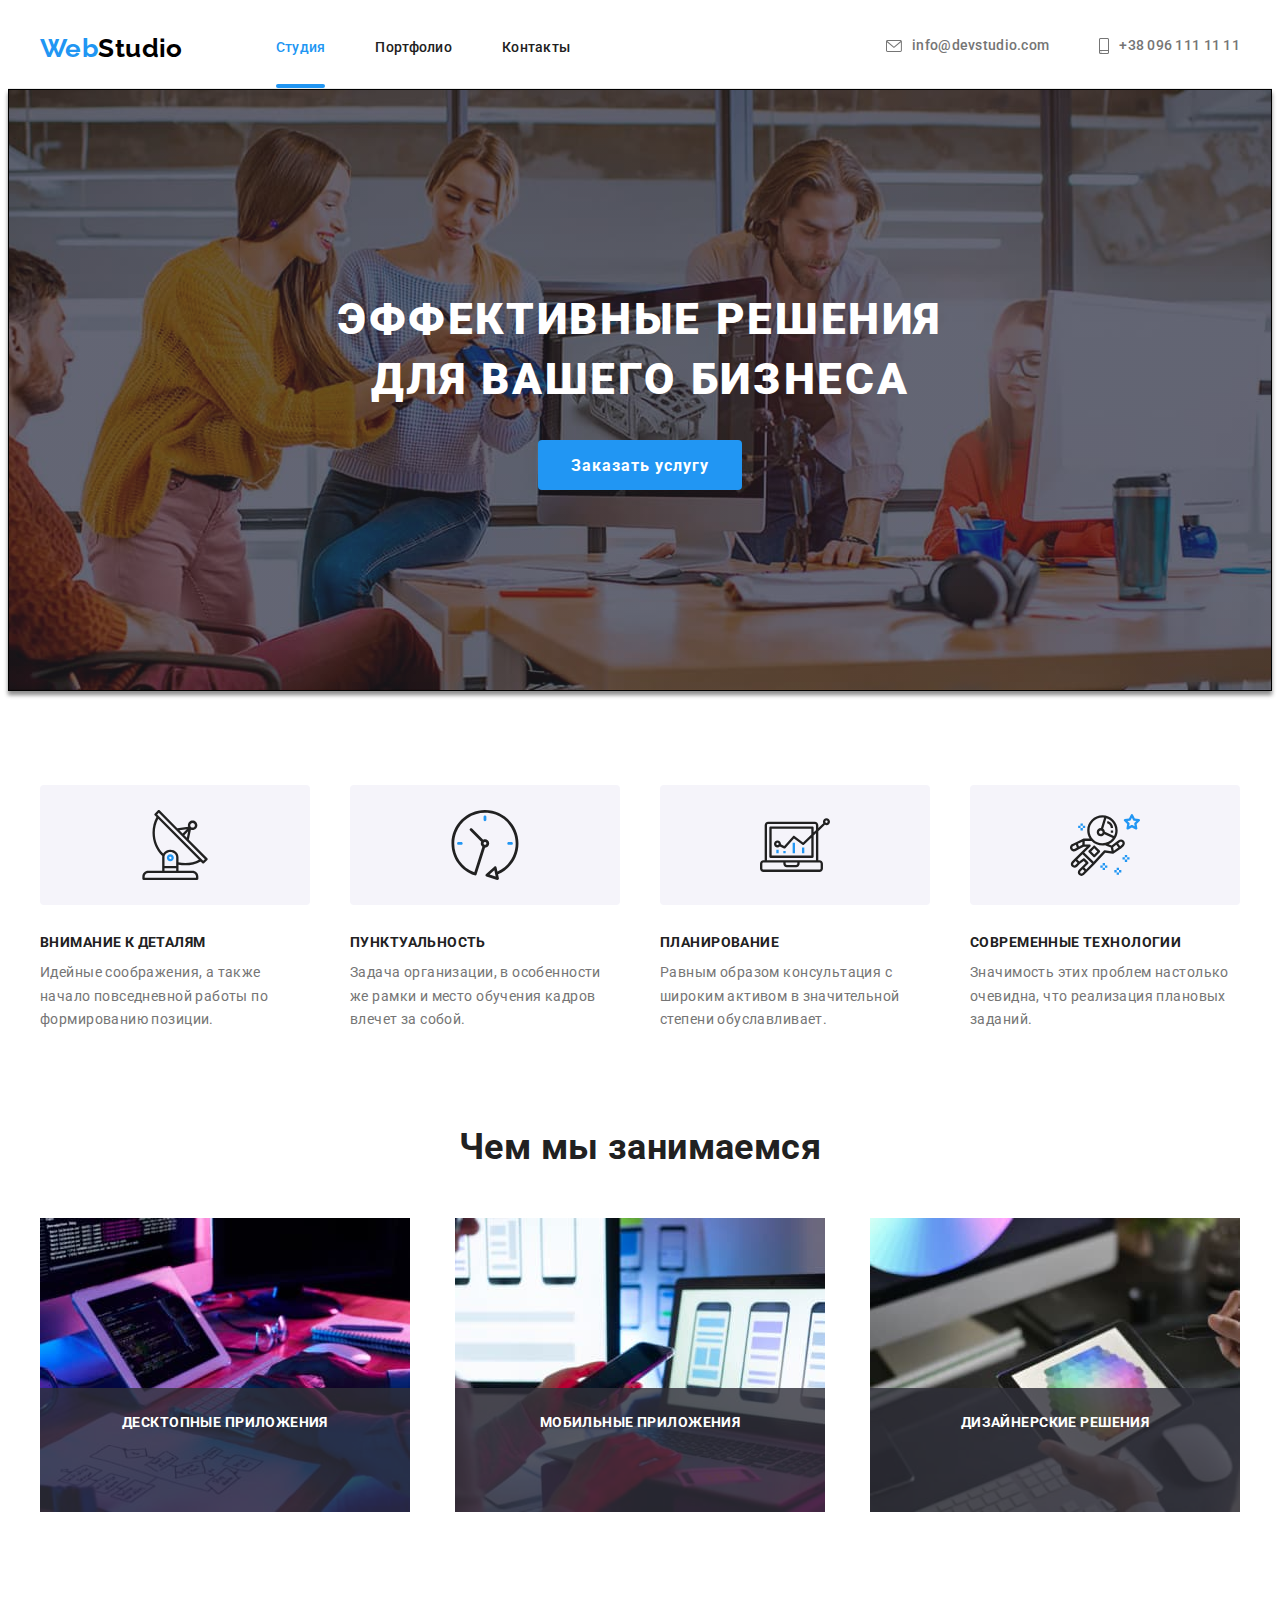
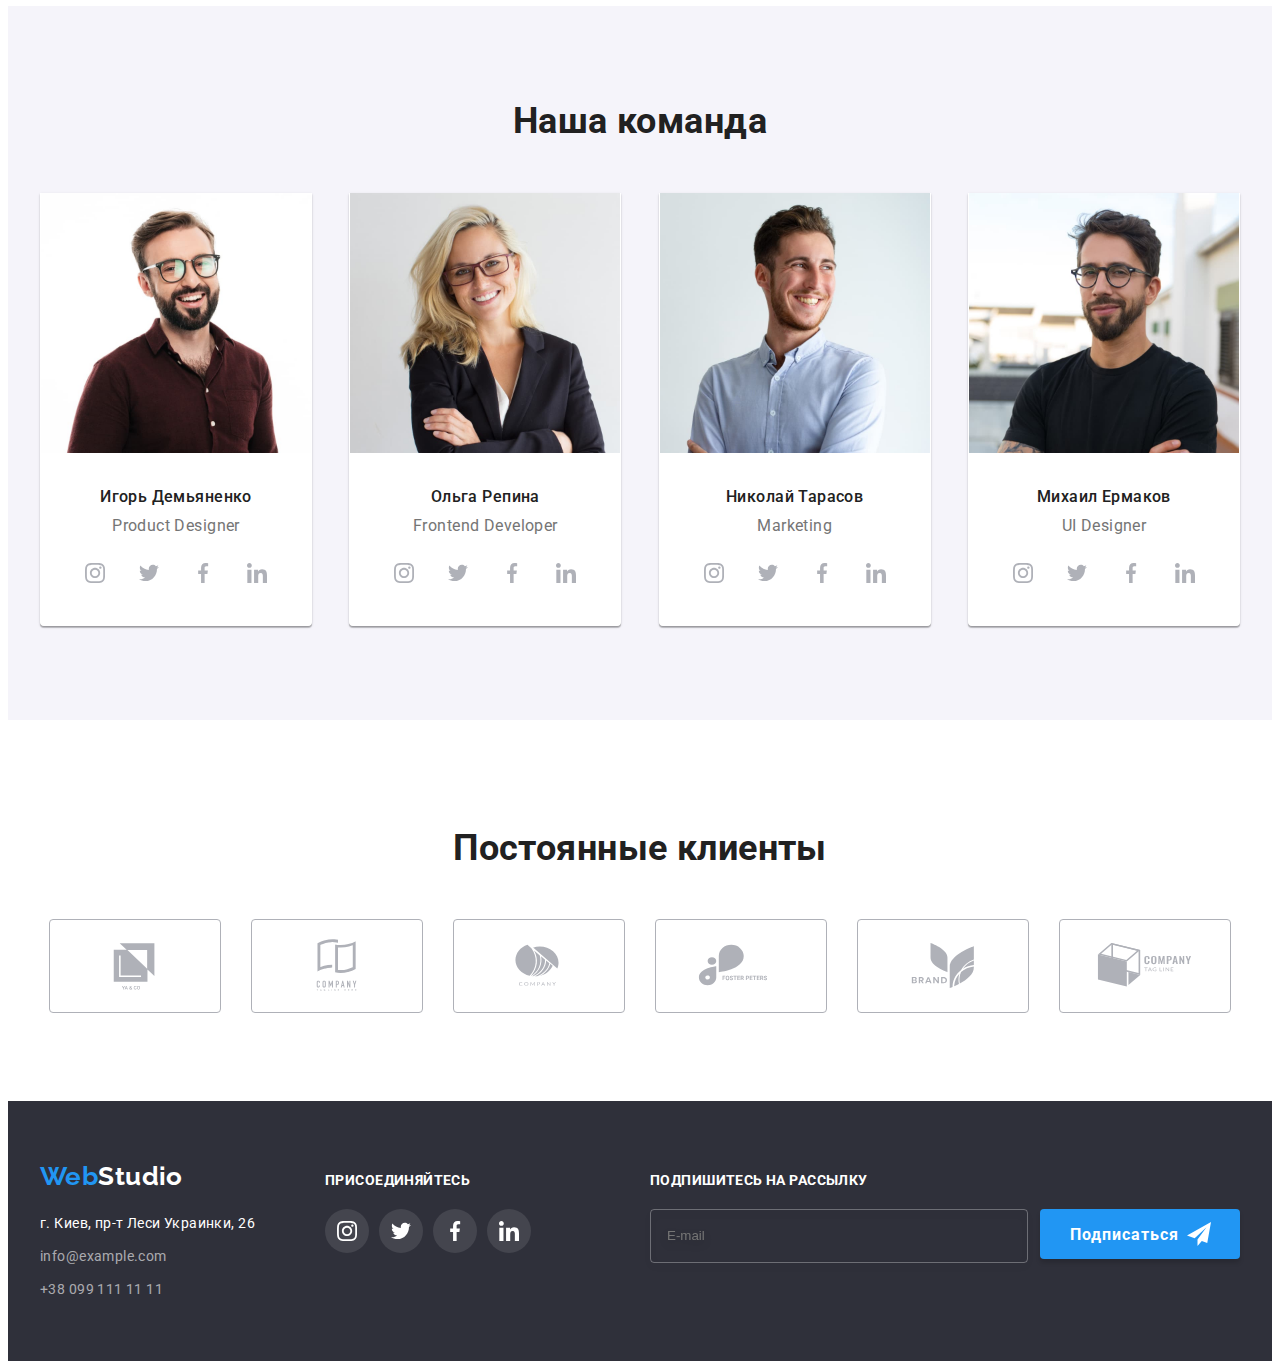
<file: index.html>
<!DOCTYPE html>
<html lang="ru">
<head>
    <meta charset="UTF-8">
    <meta http-equiv="X-UA-Compatible" content="IE=edge">
    <meta name="viewport" content="width=device-width, initial-scale=1.0">
    <title>Главная</title>

    <link rel="preconnect" href="https://fonts.googleapis.com">
    <link rel="preconnect" href="https://fonts.gstatic.com" crossorigin>
    <link href="https://fonts.googleapis.com/css2?family=Raleway:wght@700&family=Roboto:wght@400;500;700;900&display=swap"
        rel="stylesheet">

    <link rel="stylesheet" href="https://cdnjs.cloudflare.com/ajax/libs/modern-normalize/1.1.0/modern-normalize.min.css"
        integrity="sha512-wpPYUAdjBVSE4KJnH1VR1HeZfpl1ub8YT/NKx4PuQ5NmX2tKuGu6U/JRp5y+Y8XG2tV+wKQpNHVUX03MfMFn9Q=="
        crossorigin="anonymous" referrerpolicy="no-referrer" />
        
    <link rel="stylesheet" href="./css/styles.css">
</head>
<body>

    <!--Шапка-->
    <header class="header">
        <div class="container header-menu">
            <nav class="header-nav">
                <a class="header-logo link" lang="en" href="">Web<span class="logo">Studio</span></a>
                <ul class="header-list list">
                    <li class="header-item"><a href="" class="header-link link current">Студия</a></li>
                    <li class="header-item"><a href="./portfolio.html" class="header-link link">Портфолио</a></li>
                    <li class="header-item"><a href="" class="header-link link">Контакты</a></li>
                </ul>
            </nav>
            
            <ul class="header-adress-list list">
                <li class="header-item">
                    <a href="mailto:info@devstudio.com" class="header-mail link">
                        <svg class="header-icon" width="16" height="12">
                            <use href="./images/icons.svg#icon-envelope"></use>
                        </svg>
                        info@devstudio.com
                    </a>
                </li>
                <li class="header-item">
                    <a href="tel:+380961111111" class="header-tel link">
                        <svg class="header-icon" width="10" height="16">
                            <use href="./images/icons.svg#icon-smartphone"></use>
                        </svg>
                        +38 096 111 11 11
                    </a>
                </li>
            </ul>
        </div>
        
    </header>

    <main>
        <!--Герой-->
            <section class="hero">
                <div class="container">
                    <h1 class="hero-title">Эффективные решения для вашего бизнеса</h1>
                    <button class="hero-btn btn" type="button" data-modal-open>Заказать услугу</button>
                </div>
        </section>
        
        <!--Особенности-->
        <section class="features">
            <div class="container">
                <!--Этот заголовок нужно потом правильно спрятать, его нет на макете-->
                <h2 class="features-title visually-hidden">Особенности</h2>
                <ul class="features-list-icon list">
                    <li class="features-item-icon">
                        <svg class="features-icon" width="70" height="70">
                            <use href="./images/icons.svg#icon-antenna"></use>
                        </svg>
                    </li>
                    <li class="features-item-icon">
                        <svg class="features-icon" width="70" height="70">
                            <use href="./images/icons.svg#icon-clock"></use>
                        </svg>
                    </li>
                    <li class="features-item-icon">
                        <svg class="features-icon" width="70" height="70">
                            <use href="./images/icons.svg#icon-diagram"></use>
                        </svg>
                    </li>
                    <li class="features-item-icon">
                        <svg class="features-icon" width="70" height="70">
                            <use href="./images/icons.svg#icon-astronaut"></use>
                        </svg>
                    </li>
                </ul>
                <ul class="features-list list">
                    <li class="features-item">
                        <h3 class="features-item-title">Внимание к деталям</h3>
                        <p class="features-item-text">Идейные соображения, а также начало повседневной работы по формированию позиции.</p>
                    </li>
                    <li class="features-item">
                        <h3 class="features-item-title">Пунктуальность</h3>
                        <p class="features-item-text">Задача организации, в особенности же рамки и место обучения кадров влечет за собой.</p>
                    </li>
                    <li class="features-item">
                        <h3 class="features-item-title">Планирование</h3>
                        <p class="features-item-text">Равным образом консультация с широким активом в значительной степени обуславливает.</p>
                    </li>
                    <li class="features-item">
                        <h3 class="features-item-title">Современные технологии</h3>
                        <p class="features-item-text">Значимость этих проблем настолько очевидна, что реализация плановых заданий.</p>
                    </li>
                </ul>
            </div>
        </section>
        
        <!--Чем мы занимаемся-->
        <section class="about">
            <div class="container">
                <h2 class="about-title">Чем мы занимаемся</h2>
                <ul class="about-list list">
                    <li class="about-item">
                        <img 
                        src="./images/box1.jpg" 
                        alt="Набор кода на клавиатуре" 
                        width="370">
                        <div class="about-item-text">
                            <p>Десктопные приложения</p>
                        </div>
                    </li>
                    <li class="about-item">
                        <img 
                        src="./images/box2.jpg" 
                        alt="Разные виды дизайна" 
                        width="370">
                        <div class="about-item-text">
                            <p>Мобильные приложения</p>
                        </div>
                    </li>
                    <li class="about-item">
                        <img 
                        src="./images/box3.jpg" 
                        alt="Выбор цвета на палитре цветов" 
                        width="370">
                        <div class="about-item-text">
                            <p>Дизайнерские решения</p>
                        </div>
                    </li>
                </ul>
            </div>
        </section>
        
        <!--Наша команда-->
        <section class="team">
            <div class="container">
                <h2 class="team-title">Наша команда</h2>
                    <ul class="team-list list">
                        <li class="team-item">
                            <img 
                            src="./images/card1.jpg" 
                            alt="Фото Игоря Демьяненко" 
                            width="270">
                            <div class="team-group">
                                <h3 class="team-item-title">Игорь Демьяненко</h3>
                                <p class="team-item-text" lang="en">Product Designer</p>
                                <ul class="team-soc-list list">
                                    <li class="team-soc-item">
                                        <a href="" class="team-soc-link link">
                                            <svg class="team-soc-icon" width="20" height="20">
                                                <use href="./images/icons.svg#icon-instagram"></use>
                                            </svg>
                                        </a>
                                    </li>
                                    <li class="team-soc-item">
                                        <a href="" class="team-soc-link link">
                                            <svg class="team-soc-icon" width="20" height="20">
                                                <use href="./images/icons.svg#icon-twitter"></use>
                                            </svg>
                                        </a>
                                    </li>
                                    <li class="team-soc-item">
                                        <a href="" class="team-soc-link link">
                                            <svg class="team-soc-icon" width="20" height="20">
                                                <use href="./images/icons.svg#icon-facebook"></use>
                                            </svg>
                                        </a>
                                    </li>
                                    <li class="team-soc-item">
                                        <a href="" class="team-soc-link link">
                                            <svg class="team-soc-icon" width="20" height="20">
                                                <use href="./images/icons.svg#icon-linkedin"></use>
                                            </svg>
                                        </a>
                                    </li>
                                </ul>
                            </div>
                        </li>
                        <li class="team-item">
                            <img 
                            src="./images/card2.jpg" 
                            alt="Фото Ольги Репиной" 
                            width="270">
                            <div class="team-group">
                                <h3 class="team-item-title">Ольга Репина</h3>
                                <p class="team-item-text" lang="en">Frontend Developer</p>
                                <ul class="team-soc-list list">
                                    <li class="team-soc-item">
                                        <a href="" class="team-soc-link link">
                                            <svg class="team-soc-icon" width="20" height="20">
                                                <use href="./images/icons.svg#icon-instagram"></use>
                                            </svg>
                                        </a>
                                    </li>
                                    <li class="team-soc-item">
                                        <a href="" class="team-soc-link link">
                                            <svg class="team-soc-icon" width="20" height="20">
                                                <use href="./images/icons.svg#icon-twitter"></use>
                                            </svg>
                                        </a>
                                    </li>
                                    <li class="team-soc-item">
                                        <a href="" class="team-soc-link link">
                                            <svg class="team-soc-icon" width="20" height="20">
                                                <use href="./images/icons.svg#icon-facebook"></use>
                                            </svg>
                                        </a>
                                    </li>
                                    <li class="team-soc-item">
                                        <a href="" class="team-soc-link link">
                                            <svg class="team-soc-icon" width="20" height="20">
                                                <use href="./images/icons.svg#icon-linkedin"></use>
                                            </svg>
                                        </a>
                                    </li>
                                </ul>
                            </div>
                        </li>
                        <li class="team-item">
                            <img 
                            src="./images/card3.jpg" 
                            alt="Фото Николая Тарасова" 
                            width="270">
                            <div class="team-group">
                                <h3 class="team-item-title">Николай Тарасов</h3>
                                <p class="team-item-text" lang="en">Marketing</p>
                                <ul class="team-soc-list list">
                                    <li class="team-soc-item">
                                        <a href="" class="team-soc-link link">
                                            <svg class="team-soc-icon" width="20" height="20">
                                                <use href="./images/icons.svg#icon-instagram"></use>
                                            </svg>
                                        </a>
                                    </li>
                                    <li class="team-soc-item">
                                        <a href="" class="team-soc-link link">
                                            <svg class="team-soc-icon" width="20" height="20">
                                                <use href="./images/icons.svg#icon-twitter"></use>
                                            </svg>
                                        </a>
                                    </li>
                                    <li class="team-soc-item">
                                        <a href="" class="team-soc-link link">
                                            <svg class="team-soc-icon" width="20" height="20">
                                                <use href="./images/icons.svg#icon-facebook"></use>
                                            </svg>
                                        </a>
                                    </li>
                                    <li class="team-soc-item">
                                        <a href="" class="team-soc-link link">
                                            <svg class="team-soc-icon" width="20" height="20">
                                                <use href="./images/icons.svg#icon-linkedin"></use>
                                            </svg>
                                        </a>
                                    </li>
                                </ul>
                            </div>
                        </li>
                        <li class="team-item">
                            <img 
                            src="./images/card4.jpg" 
                            alt="Фото Михаила Ермакова" 
                            width="270">
                            <div class="team-group">
                                <h3 class="team-item-title">Михаил Ермаков</h3>
                                <p class="team-item-text" lang="en">UI Designer</p>
                                <ul class="team-soc-list list">
                                    <li class="team-soc-item">
                                        <a href="" class="team-soc-link link">
                                            <svg class="team-soc-icon" width="20" height="20">
                                                <use href="./images/icons.svg#icon-instagram"></use>
                                            </svg>
                                        </a>
                                    </li>
                                    <li class="team-soc-item">
                                        <a href="" class="team-soc-link link">
                                            <svg class="team-soc-icon" width="20" height="20">
                                                <use href="./images/icons.svg#icon-twitter"></use>
                                            </svg>
                                        </a>
                                    </li>
                                    <li class="team-soc-item">
                                        <a href="" class="team-soc-link link">
                                            <svg class="team-soc-icon" width="20" height="20">
                                                <use href="./images/icons.svg#icon-facebook"></use>
                                            </svg>
                                        </a>
                                    </li>
                                    <li class="team-soc-item">
                                        <a href="" class="team-soc-link link">
                                            <svg class="team-soc-icon" width="20" height="20">
                                                <use href="./images/icons.svg#icon-linkedin"></use>
                                            </svg>
                                        </a>
                                    </li>
                                </ul>
                            </div>
                        </li>
                    </ul>
            </div>
        </section>
    </main>

    <!--Постоянные клиенты-->
    <section class="clients">
        <div class="container">
            <h2 class="clients-title">Постоянные клиенты</h2>
            <ul class="clients-list list">
                <li class="clients-item">
                    <a href="" class="clients-link link">
                        <svg class="clients-icon" width="106" height="60">
                            <use href="./images/icons.svg#icon-logo-ya-co"></use>
                        </svg>
                    </a>
                </li>
                <li class="clients-item">
                    <a href="" class="clients-link link">
                        <svg class="clients-icon" width="106" height="60">
                            <use href="./images/icons.svg#icon-logo-tagline-here"></use>
                        </svg>
                    </a>
                </li>
                <li class="clients-item">
                    <a href="" class="clients-link link">
                        <svg class="clients-icon" width="106" height="60">
                            <use href="./images/icons.svg#icon-logo-company"></use>
                        </svg>
                    </a>
                </li>
                <li class="clients-item">
                    <a href="" class="clients-link link">
                        <svg class="clients-icon" width="106" height="60">
                            <use href="./images/icons.svg#icon-logo-foster-peters"></use>
                        </svg>
                    </a>
                </li>
                <li class="clients-item">
                    <a href="" class="clients-link link">
                        <svg class="clients-icon" width="106" height="60">
                            <use href="./images/icons.svg#icon-logo-brand"></use>
                        </svg>
                    </a>
                </li>
                <li class="clients-item">
                    <a href="" class="clients-link link">
                        <svg class="clients-icon" width="106" height="60">
                            <use href="./images/icons.svg#icon-logo-company-tagline"></use>
                        </svg>
                    </a>
                </li>
            </ul>
        </div>
    </section>

    <!--Подвал страницы-->
    <footer class="footer">
        <div class="container">
            <div class="container-address">
                <a class="footer-logo link" lang="en" href="">Web<span>Studio</span></a>
                <address class="footer-address">
                    <ul class="footer-address-list list">
                        <li class="footer-address-item"><a class="footer-adress-link link" 
                            href="https://goo.gl/maps/nyRD8o1cZ7MZ799n7" 
                            target="_blank"
                            rel="noreferrer noopener nofollow">г. Киев, пр-т Леси Украинки, 26</a></li>
                        <li class="footer-address-item"><a href="mailto:info@example.com" class="footer-mail link">info@example.com</a></li>
                        <li class="footer-address-item"><a href="tel:+380991111111" class="footer-tel link">+38 099 111 11 11</a></li>
                    </ul>
                </address>
            </div>
            <div class="container-soc">
                <h2 class="footer-soc-title">Присоединяйтесь</h2>
                <ul class="footer-soc-list list">
                    <li class="footer-soc-item">
                        <a href="" class="footer-soc-link link">
                            <svg class="footer-soc-icon" width="20" height="20">
                                <use href="./images/icons.svg#icon-instagram"></use>
                            </svg>
                        </a>
                    </li>
                    <li class="footer-soc-item">
                        <a href="" class="footer-soc-link link">
                            <svg class="footer-soc-icon" width="20" height="20">
                                <use href="./images/icons.svg#icon-twitter"></use>
                            </svg>
                        </a>
                    </li>
                    <li class="footer-soc-item">
                        <a href="" class="footer-soc-link link">
                            <svg class="footer-soc-icon" width="20" height="20">
                                <use href="./images/icons.svg#icon-facebook"></use>
                            </svg>
                        </a>
                    </li>
                    <li class="footer-soc-item">
                        <a href="" class="footer-soc-link link">
                            <svg class="footer-soc-icon" width="20" height="20">
                                <use href="./images/icons.svg#icon-linkedin"></use>
                            </svg>
                        </a>
                    </li>
                </ul>
            </div>
            
            <div class="container-form">
                <form class="footer-form">
                    <p class="footer-form-title">Подпишитесь на рассылку</p>
                    <div class="footer-field">
                        <label for="subscription" class="footer-name">
                            <input type="email" name="user-email" id="subscription" required placeholder="E-mail" class="footer-input" />
                        </label>
                        <button type="submit" class="btn footer-btn">Подписаться
                            <svg class="footer-icon-send" width="24" height="24">
                                <use href="./images/icons.svg#icon-send"></use>
                            </svg>
                        </button>
                    </div>
                </form>
            </div>

        </div>
    </footer>
    <div class="backdrop is-hidden" data-modal>
        <div class="modal">
            <button type="button" class="modal-close-btn" data-modal-close>
                <svg class="modal-close" width="11" height="11">
                    <use href="./images/icons.svg#icon-close"></use>
                </svg>
            </button>
            <form class="order-form">
                <p class="modal-title">Оставьте свои данные, мы вам перезвоним</p>
                <div class="modal-field">
                    <label for="username" class="modal-name">Имя</label>
                    <div class="input-wrap">
                        <input type="text" name="user-name" id="username" required class="modal-input" />
                        <svg class="modal-icon" width="18" height="18">
                            <use href="./images/icons.svg#icon-person"></use>
                        </svg>
                    </div>
                </div>
                <div class="modal-field">
                    <label for="tel" class="modal-name">Телефон</label>
                    <div class="input-wrap">
                        <input type="tel" name="user-tel" id="tel" required class="modal-input" />
                        <svg class="modal-icon" width="18" height="18">
                            <use href="./images/icons.svg#icon-phone"></use>
                        </svg>
                    </div>
                </div>
                <div class="modal-field">
                    <label for="email" class="modal-name">Почта</label>
                    <div class="input-wrap">
                        <input type="email" name="user-email" id="email" required class="modal-input" />
                        <svg class="modal-icon" width="18" height="18">
                            <use href="./images/icons.svg#icon-email"></use>
                        </svg>
                    </div>
                </div>
                <div class="modal-field">
                    <label for="comment" class="modal-name">Комментарий</label>
                    <textarea name="comment" id="comment" placeholder="Введите текст" class="modal-textarea"></textarea>
                </div>
                <div class="modal-checkbox">
                    <input type="checkbox" name="policy" id="policy" class="modal-check visually-hidden">
                    <label for="policy" class="modal-check-text">
                        <span>
                            <svg class="modal-icon-check" width="11" height="8">
                                <use href="./images/icons.svg#icon-check"></use>
                            </svg>
                        </span>
                        Соглашаюсь с рассылкой и принимаю
                        <a class="modal-check-link" href="">Условия договора</a>
                    </label>
                </div>
                <button type="submit" class="btn modal-btn">Отправить</button>
            </form>
        </div>
    </div>

    <script src="./js/modal.js">
    </script>

</body>
</html>
</file>
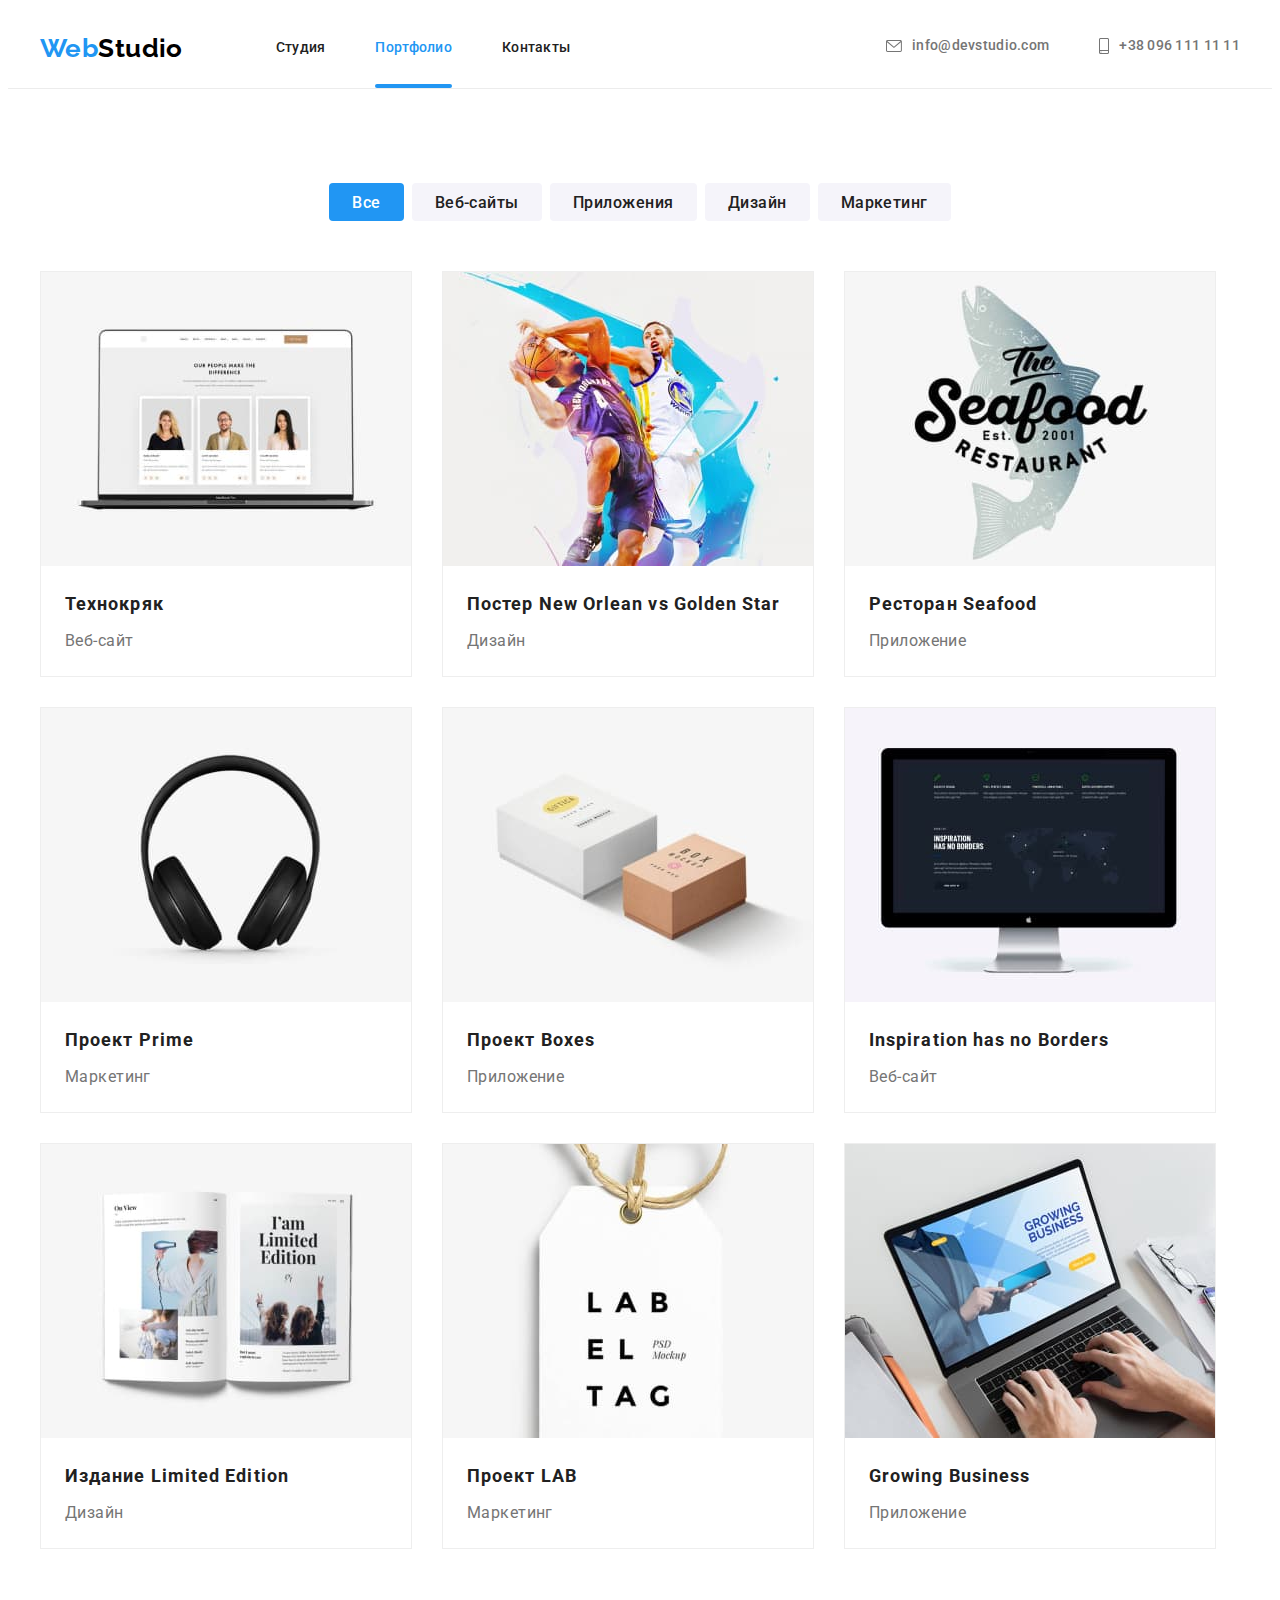
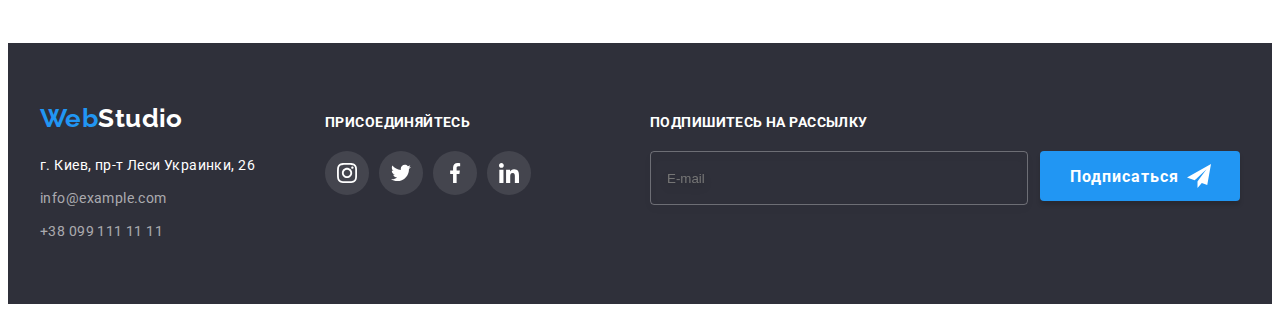
<file: portfolio.html>
<!DOCTYPE html>
<html lang="ru">
    <head>
    <meta charset="UTF-8">
    <meta http-equiv="X-UA-Compatible" content="IE=edge">
    <meta name="viewport" content="width=device-width, initial-scale=1.0">
    <title>Портфолио</title>

    <link rel="preconnect" href="https://fonts.googleapis.com">
    <link rel="preconnect" href="https://fonts.gstatic.com" crossorigin>
    <link href="https://fonts.googleapis.com/css2?family=Raleway:wght@700&family=Roboto:wght@400;500;700;900&display=swap"
        rel="stylesheet">

    <link rel="stylesheet" href="https://cdnjs.cloudflare.com/ajax/libs/modern-normalize/1.1.0/modern-normalize.min.css"
        integrity="sha512-wpPYUAdjBVSE4KJnH1VR1HeZfpl1ub8YT/NKx4PuQ5NmX2tKuGu6U/JRp5y+Y8XG2tV+wKQpNHVUX03MfMFn9Q=="
        crossorigin="anonymous" referrerpolicy="no-referrer" />

    <link rel="stylesheet" href="./css/styles.css">
    </head>
    <body>

    <!--Шапка-->
    <header class="header">
        <div class="container header-menu">
        <nav class="header-nav">
            <a class="header-logo link" lang="en" href="">Web<span>Studio</span></a>
            <ul class="header-list list">
                <li class="header-item"><a href="./index.html" class="header-link link">Студия</a></li>
                <li class="header-item"><a href="" class="header-link link current">Портфолио</a></li>
                <li class="header-item"><a href="" class="header-link link">Контакты</a></li>
            </ul>
        </nav>

        <ul class="header-adress-list list">
            <li class="header-item">
                <a href="mailto:info@devstudio.com" class="header-mail link">
                    <svg class="header-icon" width="16" height="12">
                        <use href="./images/icons.svg#icon-envelope"></use>
                    </svg>
                    info@devstudio.com
                </a>
            </li>
            <li class="header-item">
                <a href="tel:+380961111111" class="header-tel link">
                    <svg class="header-icon" width="10" height="16">
                        <use href="./images/icons.svg#icon-smartphone"></use>
                    </svg>
                    +38 096 111 11 11
                </a>
            </li>
        </ul>
    </div>

    </header>

    <main>
        <!--Портфолио-->
        <section class="portfolio">
            <div class="container">
                <!--Этот заголовок нужно потом правильно спрятать, его нет на макете-->
                <h1 class="portfolio-title visually-hidden">Портфолио</h1>
                <ul class="portfolio-btn-list list">
                    <li class="portfolio-btn-item"><button type="button" class="portfolio-btn btn current">Все</button></li>
                    <li class="portfolio-btn-item"><button type="button" class="portfolio-btn btn">Веб-сайты</button></li>
                    <li class="portfolio-btn-item"><button type="button" class="portfolio-btn btn">Приложения</button></li>
                    <li class="portfolio-btn-item"><button type="button" class="portfolio-btn btn">Дизайн</button></li>
                    <li class="portfolio-btn-item"><button type="button" class="portfolio-btn btn">Маркетинг</button></li>
                </ul>
                <ul class="portfolio-projects-list list">
                    <li class="portfolio-projects-item">
                        <a class="portfolio-projects-link link" href="" target="_blank" rel="noreferrer noopener nofollow">
                            <div class="portfolio-projects-thumb">
                                <img src="./images/project1.jpg" alt="Открытый ноутбук" width="370">
                                <div class="portfolio-projects-overlay">
                                    <p class="portfolio-projects-overlay-text">Ресурс предлагает комплексные предложения с разным уровнем функционала и
                                        сервисов. Все это позволит посетителю получить
                                        исчерпывающие сведения о компании или частном лице.</p>
                                </div>
                            </div>
                            <div class="portfolio-projects-group">
                                <h2 class="portfolio-projects-title">Технокряк</h2>
                                <p class="portfolio-projects-text">Веб-сайт</p>
                            </div>
                        </a>
                    </li>
                    <li class="portfolio-projects-item">
                        <a class="portfolio-projects-link link" href="" target="_blank" rel="noreferrer noopener nofollow">
                            <div class="portfolio-projects-thumb">
                                <img src="./images/project2.jpg" alt="Два баскетболиста" width="370">
                                <div class="portfolio-projects-overlay">
                                    <p class="portfolio-projects-overlay-text">Ресурс предлагает комплексные предложения с разным уровнем
                                        функционала и
                                        сервисов. Все это позволит посетителю получить
                                        исчерпывающие сведения о компании или частном лице.</p>
                                </div>
                            </div>
                            <div class="portfolio-projects-group">
                                <h2 class="portfolio-projects-title">Постер <span lang="en">New Orlean vs Golden Star</span></h2>
                                <p class="portfolio-projects-text">Дизайн</p>
                            </div>
                        </a>
                    </li>
                    <li class="portfolio-projects-item">
                        <a class="portfolio-projects-link link" href="" target="_blank" rel="noreferrer noopener nofollow">
                            <div class="portfolio-projects-thumb">
                                <img src="./images/project3.jpg" alt="Логотип ресторана" width="370">
                                <div class="portfolio-projects-overlay">
                                    <p class="portfolio-projects-overlay-text">Ресурс предлагает комплексные предложения с разным уровнем
                                        функционала и
                                        сервисов. Все это позволит посетителю получить
                                        исчерпывающие сведения о компании или частном лице.</p>
                                </div>
                            </div>
                            <div class="portfolio-projects-group">
                                <h2 class="portfolio-projects-title">Ресторан <span lang="en">Seafood</span></h2>
                                <p class="portfolio-projects-text">Приложение</p>
                            </div>
                        </a>
                    </li>
                    <li class="portfolio-projects-item">
                        <a class="portfolio-projects-link link" href="" target="_blank" rel="noreferrer noopener nofollow">
                            <div class="portfolio-projects-thumb">
                                <img src="./images/project4.jpg" alt="Наушники" width="370">
                                <div class="portfolio-projects-overlay">
                                    <p class="portfolio-projects-overlay-text">Ресурс предлагает комплексные предложения с разным уровнем
                                        функционала и
                                        сервисов. Все это позволит посетителю получить
                                        исчерпывающие сведения о компании или частном лице.</p>
                                </div>
                            </div>
                            <div class="portfolio-projects-group">
                                <h2 class="portfolio-projects-title">Проект <span lang="en">Prime</span></h2>
                                <p class="portfolio-projects-text">Маркетинг</p>
                            </div>
                        </a>
                    </li>
                    <li class="portfolio-projects-item">
                        <a class="portfolio-projects-link link" href="" target="_blank" rel="noreferrer noopener nofollow">
                            <div class="portfolio-projects-thumb">
                                <img src="./images/project5.jpg" alt="Две коробки" width="370">
                                <div class="portfolio-projects-overlay">
                                    <p class="portfolio-projects-overlay-text">Ресурс предлагает комплексные предложения с разным уровнем
                                        функционала и
                                        сервисов. Все это позволит посетителю получить
                                        исчерпывающие сведения о компании или частном лице.</p>
                                </div>
                            </div>
                            <div class="portfolio-projects-group">
                                <h2 class="portfolio-projects-title">Проект <span lang="en">Boxes</span></h2>
                                <p class="portfolio-projects-text">Приложение</p>
                            </div>
                        </a>
                    </li>
                    <li class="portfolio-projects-item">
                        <a class="portfolio-projects-link link" href="" target="_blank" rel="noreferrer noopener nofollow">
                            <div class="portfolio-projects-thumb">
                                <img src="./images/project6.jpg" alt="Монитор компьютера" width="370">
                                <div class="portfolio-projects-overlay">
                                    <p class="portfolio-projects-overlay-text">Ресурс предлагает комплексные предложения с разным уровнем
                                        функционала и
                                        сервисов. Все это позволит посетителю получить
                                        исчерпывающие сведения о компании или частном лице.</p>
                                </div>
                            </div>
                            <div class="portfolio-projects-group">
                                <h2 class="portfolio-projects-title" lang="en">Inspiration has no Borders</h2>
                                <p class="portfolio-projects-text">Веб-сайт</p>
                            </div>
                        </a>
                    </li>
                    <li class="portfolio-projects-item">
                        <a class="portfolio-projects-link link" href="" target="_blank" rel="noreferrer noopener nofollow">
                            <div class="portfolio-projects-thumb">
                                <img src="./images/project7.jpg" alt="Открытый журнал" width="370">
                                <div class="portfolio-projects-overlay">
                                    <p class="portfolio-projects-overlay-text">Ресурс предлагает комплексные предложения с разным уровнем
                                        функционала и
                                        сервисов. Все это позволит посетителю получить
                                        исчерпывающие сведения о компании или частном лице.</p>
                                </div>
                            </div>
                            <div class="portfolio-projects-group">
                                <h2 class="portfolio-projects-title">Издание <span>Limited Edition</span></h2>
                                <p class="portfolio-projects-text">Дизайн</p>
                            </div>
                        </a>
                    </li>
                    <li class="portfolio-projects-item">
                        <a class="portfolio-projects-link link" href="" target="_blank" rel="noreferrer noopener nofollow">
                            <div class="portfolio-projects-thumb">
                                <img src="./images/project8.jpg" alt="Бирка" width="370">
                                <div class="portfolio-projects-overlay">
                                    <p class="portfolio-projects-overlay-text">Ресурс предлагает комплексные предложения с разным уровнем
                                        функционала и
                                        сервисов. Все это позволит посетителю получить
                                        исчерпывающие сведения о компании или частном лице.</p>
                                </div>
                            </div>
                            <div class="portfolio-projects-group">
                                <h2 class="portfolio-projects-title">Проект <span lang="en">LAB</span></h2>
                                <p class="portfolio-projects-text">Маркетинг</p>
                            </div>
                        </a>
                    </li>
                    <li class="portfolio-projects-item">
                        <a class="portfolio-projects-link link" href="" target="_blank" rel="noreferrer noopener nofollow">
                            <div class="portfolio-projects-thumb">
                                <img src="./images/project9.jpg" alt="Работа за ноутбуком" width="370">
                                <div class="portfolio-projects-overlay">
                                    <p class="portfolio-projects-overlay-text">Ресурс предлагает комплексные предложения с разным уровнем
                                        функционала и
                                        сервисов. Все это позволит посетителю получить
                                        исчерпывающие сведения о компании или частном лице.</p>
                                </div>
                            </div>
                            <div class="portfolio-projects-group">
                                <h2 class="portfolio-projects-title" lang="en">Growing Business</h2>
                                <p class="portfolio-projects-text">Приложение</p>
                            </div>
                        </a>
                    </li>
                </ul>
            </div>
        </section>

    </main>


    <!--Подвал страницы-->
    <footer class="footer">
        <div class="container">
            <div class="container-address">
                <a class="footer-logo link" lang="en" href="">Web<span>Studio</span></a>
                <address class="footer-address">
                    <ul class="footer-address-list list">
                        <li class="footer-address-item"><a class="footer-adress-link link"
                                href="https://goo.gl/maps/nyRD8o1cZ7MZ799n7" target="_blank"
                                rel="noreferrer noopener nofollow">г. Киев, пр-т Леси Украинки, 26</a></li>
                        <li class="footer-address-item"><a href="mailto:info@example.com"
                                class="footer-mail link">info@example.com</a></li>
                        <li class="footer-address-item"><a href="tel:+380991111111" class="footer-tel link">+38 099 111 11
                                11</a></li>
                    </ul>
                </address>
            </div>
            <div class="container-soc">
                <h2 class="footer-soc-title">Присоединяйтесь</h2>
                <ul class="footer-soc-list list">
                    <li class="footer-soc-item">
                        <a href="" class="footer-soc-link link">
                            <svg class="footer-soc-icon" width="20" height="20">
                                <use href="./images/icons.svg#icon-instagram"></use>
                            </svg>
                        </a>
                    </li>
                    <li class="footer-soc-item">
                        <a href="" class="footer-soc-link link">
                            <svg class="footer-soc-icon" width="20" height="20">
                                <use href="./images/icons.svg#icon-twitter"></use>
                            </svg>
                        </a>
                    </li>
                    <li class="footer-soc-item">
                        <a href="" class="footer-soc-link link">
                            <svg class="footer-soc-icon" width="20" height="20">
                                <use href="./images/icons.svg#icon-facebook"></use>
                            </svg>
                        </a>
                    </li>
                    <li class="footer-soc-item">
                        <a href="" class="footer-soc-link link">
                            <svg class="footer-soc-icon" width="20" height="20">
                                <use href="./images/icons.svg#icon-linkedin"></use>
                            </svg>
                        </a>
                    </li>
                </ul>
            </div>
            <div class="container-form">
                <form class="footer-form">
                    <p class="footer-form-title">Подпишитесь на рассылку</p>
                    <div class="footer-field">
                        <label for="subscription" class="footer-name">
                            <input type="email" name="user-email" id="subscription" required placeholder="E-mail" class="footer-input" />
                        </label>
                        <button type="submit" class="btn footer-btn">Подписаться
                            <svg class="footer-icon-send" width="24" height="24">
                                <use href="./images/icons.svg#icon-send"></use>
                            </svg>
                        </button>
                    </div>
                </form>
            </div>
        </div>
    </footer>

    </body>
</html>
</file>
<file: css/styles.css>
/* цвет основного текста #212121; */
/* вторичный цвет текста #757575; */
/* цвет акцент #2196F3; */
/* начальный цвет фона #FFFFFF; */
/* вторичный цвет фона #2F303A; */

/* черный цвет для логотипа в недере #000; */
/* белый цвет для логотипа и ссылок в футере #fff; */
/* цвет ссылок в футере rgba(255, 255, 255, 0.6); */
/* начальнай цвет кнопок #F5F4FA; */
/* начальный цвет иконок rgb(175, 177, 184);*/
/* функция распределения времени cubic-bezier(0.4, 0, 0.2, 1);*/

:root {
    --main-text-color: #212121;
    --second-text-color: #757575;
    --accent-color: #2196f3;
    --primary-background-color: #ffffff;
    --second-background-color: #2F303A;

    --text-black: #000;
    --text-white: #fff;
    --text-footer-link: rgba(255, 255, 255, 0.6);
    --primary-button-background: #F5F4FA;
    --primary-color-icon: rgb(175, 177, 184);
    /* --timing-function: cubic-bezier(0.4, 0, 0.2, 1); */

}

body {
    background-color: var(--primary-background-color);
    color: var(--main-text-color);
    font-family: Roboto, sans-serif;
    letter-spacing: 0.03em;
    font-size: 14px;
    line-height: 1.14;
}

/* --------------Утилиты--------------- */
p,
ul,
h1,
h2,
h3,
h4,
h5,
h6 {
    margin: 0;
}

.list {
    margin: 0;
    padding-left: 0;

    list-style: none;
}

.link {
    text-decoration: none;
}

.container {
    margin-left: auto;
    margin-right: auto;
    padding-left: 15px;
    padding-right: 15px;

    width: 1200px;
}


/* ---------------------Шапка, навигация--------------------- */
.header {
    border-bottom: 1px solid #ECECEC;
}

.header-menu {
    display: flex;
    align-items: center;
}

.header-nav {
    display: flex;
    align-items: center;
}

.header-logo,
.footer-logo {
    font-family: 'Raleway', sans-serif;
    font-weight: 700;
    font-size: 26px;
    line-height: 1.19;
    color: var(--accent-color);
}

.header-logo {
    margin-right: 93px;
}

.header-logo span {
    color: var(--text-black);
    transition-property: color;
    transition-duration: 250ms;
    transition-timing-function: cubic-bezier(0.4, 0, 0.2, 1);
}

.header-logo span:hover,
.header-logo span:focus,
.footer-logo span:hover,
.footer-logo span:focus {
    color: var(--accent-color);
}

.header-list {
    display: flex;
}

.header-link {
    position: relative;
}

.header-link.current::after {
    content: '';
    position: absolute;
    left: 0;
    bottom: 0;
    display: block;
    width: 100%;
    height: 4px;
    background-color: var(--accent-color);
    border-radius: 2px;
    /* transition-property: opacity; */
    /* transition-property: transform;
    transition-duration: 250ms;
    transition-timing-function: cubic-bezier(0.4, 0, 0.2, 1); */
    /* opacity: 0; */
    /* transform: scaleX(0) */
}

/* .header-link.current:hover::after {
    opacity: 1;
    transform: scaleX(1)
} */

.header-adress-list {
    display: flex;
    margin-left: auto;
}

.header-list .header-item:not(:last-child) {
    margin-right: 50px;
}

.header-list .header-link {
    display: block;
    padding-top: 32px;
    padding-bottom: 32px;

    font-weight: 500;
    letter-spacing: 0.02em;
    color: var(--main-text-color);
    transition-property: color;
    transition-duration: 250ms;
    transition-timing-function: cubic-bezier(0.4, 0, 0.2, 1);
}

.header-list .current {
    color: var(--accent-color);
}

.header-list .header-link:hover,
.header-list .header-link:focus {
    color: var(--accent-color)
}

.header-adress-list .header-item + .header-item {
    margin-left: 50px;
}

.list .header-mail,
.list .header-tel {
    font-style: normal;
    font-weight: 500;
    letter-spacing: 0.02em;
    color: var(--second-text-color);
    transition-property: color;
    transition-duration: 250ms;
    transition-timing-function: cubic-bezier(0.4, 0, 0.2, 1);
}

.list .header-mail:hover,
.list .header-mail:focus,
.list .header-tel:hover,
.list .header-tel:focus {
    color: var(--accent-color)
}

/* .header-mail::before{
    content: "";
    display: inline-flex;
    width: 16px;
    height: 12px;
    margin-right: 10px;
    background-image: url(../images/envelope.svg);
    background-repeat: no-repeat;
    background-position: center;
} */

/* .header-adress-list .header-item {
    display: inline-flex;
    justify-content: center;
    align-items: center;
} */

.header-mail,
.header-tel {
    display: inline-flex;
    justify-content: center;
    align-items: center;
}

.header-icon {
    margin-right: 10px;
    fill: currentColor;
}

/* ---------------------Герой--------------------- */
.hero {
    padding-top: 200px;
    padding-bottom: 200px;
    text-align: center;

    background: var(--second-background-color);
    max-width: 1600px;
    margin-left: auto;
    margin-right: auto;

    background-image: linear-gradient(to right, rgba(47, 48, 58, 0.4), rgba(47, 48, 58, 0.4)), url(../images/hero.jpg);
    background-repeat: no-repeat;
    background-position: center;
    background-size: cover;

    border: 1px solid #000000;
    box-shadow: 0px 4px 4px rgba(0, 0, 0, 0.25), 0px 4px 4px rgba(0, 0, 0, 0.25);
}

.hero-title {
    max-width: 696px;
    margin: 0 auto 30px;

    font-weight: 900;
    font-size: 44px;
    line-height: 1.36;
    letter-spacing: 0.06em;
    text-transform: uppercase;
    color: var(--text-white);
}

/* -----------------Кнопка "Заказать услугу"----------------- */
.btn {
    display: inline-block;
    border-radius: 4px;
    border: 1px solid transparent;

    font-family: inherit;
    font-size: 16px;
    cursor: pointer;
    text-align: center;
    background: var(--primary-button-background);
    color: var(--main-text-color);
}
    
.hero-btn {
    display: inline-block;
    padding: 10px 32px;
    min-width: 200px;
    height: 50px;

    color: var(--text-white);
    background-color: var(--accent-color);
    font-weight: 700;
    line-height: 1.88;
    letter-spacing: 0.06em;

    transition-property: background-color;
    transition-duration: 250ms;
    transition-timing-function: cubic-bezier(0.4, 0, 0.2, 1);
    /* transition: background-color 250ms cubic-bezier(0.4, 0, 0.2, 1); */
}

.hero-btn:hover,
.hero-btn:focus {
    background-color: #188CE8;
}

/* -----------------Кнопки на странице Портфолио----------------- */
.portfolio-btn {
    padding: 6px 22px;
    min-width: 73px;
    height: 38px;

    font-weight: 500;
    line-height: 1.62;
    letter-spacing: 0.03em;

    transition-property: background-color, color, box-shadow;
    transition-duration: 250ms;
    transition-timing-function: cubic-bezier(0.4, 0, 0.2, 1);
}

.portfolio-btn:hover,
.portfolio-btn:focus {
    background: var(--accent-color);
    color: var(--text-white);
    box-shadow: 0px 3px 1px rgba(0, 0, 0, 0.1), 0px 1px 2px rgba(0, 0, 0, 0.08), 0px 2px 2px rgba(0, 0, 0, 0.12);
}

.portfolio-btn-list .current {
    background: var(--accent-color);
    color: var(--text-white);
}

/* ---------------------Особенности--------------------- */
.features {
    padding-top: 94px;
    padding-bottom: 94px;
}

/* --------Скрываем заголовок-------- */
.visually-hidden {
    position: absolute;
    white-space: nowrap;
    width: 1px;
    height: 1px;
    overflow: hidden;
    border: 0;
    padding: 0;
    clip: rect(0 0 0 0);
    clip-path: inset(50%);
    margin: -1px;
}

.features-list-icon {
    display: flex;
    justify-content: space-between;
}

.features-item-icon {
    margin-bottom: 30px;

    display: flex;
    justify-content: center;
    align-items: center;
    width: 270px;
    height: 120px;
    background-color: #F5F4FA;
    border-radius: 4px;
    background-repeat: no-repeat;
    background-position: center;
}

.features-list {
    display: flex;
    justify-content: space-between;
}

.features-item {
    width: 270px;
}

/* --------Если иконки в features делать через before-------- */
/* .features-item::before {
    content: "";
    display: block;
    height: 120px;
    margin-bottom: 30px;
    background-color: #F5F4FA;
    border-radius: 4px;
    background-repeat: no-repeat;
    background-position: center;
}

.features-item:nth-child(1)::before {
    background-image: url(../images/antenna.svg);
}

.features-item:nth-child(2)::before {
    background-image: url(../images/clock.svg);
}

.features-item:nth-child(3)::before {
    background-image: url(../images/diagram.svg);
}

.features-item:nth-child(4)::before {
    background-image: url(../images/astronaut.svg);
} */

.features-item-title {
    margin-bottom: 10px;
    min-width: 270px;
    
    font-size:  inherit;
    font-weight: 700;
    text-transform: uppercase;
}

.features-item-text {
    min-width: 270px;

    font-weight: 400;
    line-height: 1.71;
    color: var(--second-text-color);
}

/* ---------------------Чем мы занимаемся--------------------- */
.about {
    padding-bottom: 94px;
}

.about-title,
.team-title {
    margin-bottom: 50px;

    font-weight: 700;
    font-size: 36px;
    line-height: 1.17;
    text-align: center;
}

.about-list {
    display: flex;
    justify-content: space-between;
}

.about-item {
    position: relative;
}

.about-item img {
    display: block;
}

.about-item-text {
    position: absolute;
    bottom: 0;
    left: 0;
    width: 100%;
    height: 70px;
    padding-top: 27px;
    padding-bottom: 27px;
    
    background-color: rgba(47, 48, 58, 0.8);
    font-weight: 700;
    /* font-size: 14px;
    line-height: 16px; */
    text-align: center;
    text-transform: uppercase;

    color: #FFFFFF;

}

/* ---------------------Наша команда--------------------- */
.team {
    padding-top: 94px;
    padding-bottom: 94px;

    background: var(--primary-button-background);
}

.team-list {
    display: flex;
    justify-content: space-between;
}

.team-item {    
    border-radius: 0px 0px 4px 4px;
    box-shadow: 0px 1px 3px rgba(0, 0, 0, 0.12), 0px 1px 1px rgba(0, 0, 0, 0.14), 0px 2px 1px rgba(0, 0, 0, 0.2);
    border-right: 1px solid var(--primary-background-color);
    border-bottom: 1px solid var(--primary-background-color);
    border-left: 1px solid var(--primary-background-color);

    background: var(--primary-background-color);
}

.team-group {
    padding-top: 30px;
    padding-bottom: 30px;
}

.team-item-title {    
    margin-bottom: 10px;

    font-weight: 500;
    font-size: 16px;
    line-height: 1.19;
    text-align: center;
}

.team-item-text {
    margin-bottom: 16px;

    font-weight: 400;
    font-size: 16px;
    line-height: 1.19;
    text-align: center;
    color: var(--second-text-color);
}

.team-soc-list,
.footer-soc-list {
    display: flex;
    justify-content: center;
}

.team-soc-item,
.footer-soc-item {
    width: 44px;
    height: 44px;
    margin-right: 10px;
}

.team-soc-item:last-child,
.footer-soc-item:last-child {
    margin-right: 0;
}

.team-soc-link {
    width: 100%;
    height: 100%;
    background-color: var(--primary-background-color);
    border-radius: 50%;
    display: flex;
    justify-content: center;
    align-items: center;
    fill: var(--primary-color-icon);
    transition-property: background-color, fill;
    transition-duration: 250ms;
    transition-timing-function: cubic-bezier(0.4, 0, 0.2, 1);
}

.team-soc-link:hover,
.team-soc-link:focus {
    background-color: var(--accent-color);
    fill: var(--text-white);
}

/*  .team-soc-icon {
fill: currentColor;
}
.team-soc-link:hover,
.team-soc-link:focus {
    background-color: var(--accent-color);
}
.team-soc-link:hover .team-soc-icon,
.team-soc-link:focus .team-soc-icon {
    fill: var(--text-white);
} */

/* ---------------------Постоянные клиенты-------------------- */
.clients {
    margin-top: 107px;
    margin-bottom: 88px;
}

.clients-title{
    margin-bottom: 50px;

    font-weight: 700;
    font-size: 36px;
    line-height: 1.17;
    text-align: center;
}

.clients-list {
    display: flex;
    justify-content: center;
}

.clients-item {
    margin-right: 30px;
}

.clients-item:last-child {
    margin-right: 0;
}

.clients-link {
    display: inline-flex;
    color: var(--primary-color-icon);
    width: 170px;
    height: 92px;
    border: 1px solid rgba(175, 177, 184, 1);
    border-radius: 4px;
    justify-content: center;
    align-items: center;
    transition-property: color, border, box-shadow;
    transition-duration: 250ms;
    transition-timing-function: cubic-bezier(0.4, 0, 0.2, 1);
}

.clients-icon {
    fill: currentColor;
}

.clients-link:hover,
.clients-link:focus {
    color: var(--accent-color);
    border: 1px solid var(--accent-color);
    box-shadow: 0 4px 4px 0 rgba(0, 0, 0, 0.25);
}

/* ---------------------Подвал страницы-------------------- */
.footer .container {
    position: relative;

    display: flex;
    align-items: baseline;
}

.container-address {
    margin-right: 70px;
}

.footer-logo {
    margin-bottom: 20px;
    display: inline-block;
}

.footer-logo span {
    color:var(--text-white);
    transition-property: color;
    transition-duration: 250ms;
    transition-timing-function: cubic-bezier(0.4, 0, 0.2, 1);
}

.footer {
    padding-top: 60px;
    padding-bottom: 60px;
    background: var(--second-background-color);
}

.footer-address-item:not(:last-child) {
    margin-bottom: 9px;
}

.footer-adress-link {
    font-style: normal;
    font-weight: 400;
    line-height: 1.71;
    color: var(--text-white);
}

.footer-mail,
.footer-tel {
    font-style: normal;
    font-weight: 400;
    line-height: 1.71;
    color: var(--text-footer-link);
}

.footer-adress-link,
.footer-mail,
.footer-tel {
    transition-property: background-color, color, box-shadow;
    transition-duration: 250ms;
    transition-timing-function: cubic-bezier(0.4, 0, 0.2, 1);
}

.footer-adress-link:hover,
.footer-adress-link:focus,
.footer-mail:hover,
.footer-mail:focus,
.footer-tel:hover,
.footer-tel:focus {
    color: var(--text-white);
}

.container-soc {
    padding-top: 12px;
    width: 206px;
}

.footer-soc-title {
    display: block;
    margin-bottom: 20px;
    font-size: 14px;
    text-transform: uppercase;
    color: var(--text-white);
}

.footer-soc-link {
    width: 100%;
    height: 100%;
    background-color: rgba(255, 255, 255, 0.1);
    border-radius: 50%;
    display: flex;
    justify-content: center;
    align-items: center;
    fill: var(--text-white);
    transition-property: background-color;
    transition-duration: 250ms;
    transition-timing-function: cubic-bezier(0.4, 0, 0.2, 1);
}

.footer-soc-link:hover,
.footer-soc-link:focus {
    background-color: var(--accent-color);
}

.container-form {
    position: absolute;
    top: 0;
    right: 15px;
    display: flex;
    justify-content: flex-end;
    padding-top: 12px;
    width: 570px;
}

.footer-form-title {
    display: block;
    margin-bottom: 20px;
    font-weight: 700;
    font-size: 14px;
    text-transform: uppercase;
    color: var(--text-white);
}

.footer-field {
    display: flex;
}

.footer-input {
    display: inline-block;
    margin-right: 12px;
    padding-left: 16px;
    width: 358px;
    height: 50px;
    outline: none;
    background-color: transparent;
    color:rgba(255, 255, 255, 0.6);
    border: 1px solid rgba(255, 255, 255, 0.3);
    filter: drop-shadow(0px 4px 4px rgba(0, 0, 0, 0.15));
    border-radius: 4px;
    transition-property: border-color;
    transition-duration: 250ms;
    transition-timing-function: cubic-bezier(0.4, 0, 0.2, 1);
}
    
.modal-input:hover,
.modal-input:focus {
    border-color: var(--accent-color);
}

/* --------------------Кнопка в футере--------------------- */
.btn.footer-btn {
    position: relative;
    top: 0;
    left: 0;
    display: inline-block;
    margin: 0;
    text-align: left;
    padding-left: 29px;
    padding-top: 10px;
    padding-bottom: 10px;
    min-width: 200px;
    height: 50px;
    color: var(--text-white);
    background-color: var(--accent-color);
    box-shadow: 0px 4px 4px rgba(0, 0, 0, 0.15);
    font-weight: 700;
    line-height: 1.88;
    letter-spacing: 0.06em;
    transition-property: background-color;
    transition-duration: 250ms;
    transition-timing-function: cubic-bezier(0.4, 0, 0.2, 1);
}

.footer-btn:hover,
.footer-btn:focus {
    background-color: #188CE8;
}

.footer-icon-send {
    position: absolute;
    right: 28px;
    top: 50%;
    transform: translateY(-50%);
    fill: var(--primary-background-color);
}

/* --------------------Страница Портфолио--------------------- */
.portfolio {
    padding-top: 94px;
    padding-bottom: 94px;
}

.portfolio-btn-list {
    display: flex;
    justify-content: center;
    margin-bottom: 50px;
}

.portfolio-btn-item:not(:last-child) {
    margin-right: 8px;
}

.portfolio-projects-list {
    display: flex;
    flex-wrap: wrap;
}

.portfolio-projects-item {
    width: 370px;
    margin-right: 30px;
    margin-bottom: 30px;
    border: 1px solid #EEEEEE;
    transition-property: box-shadow;
    transition-duration: 250ms;
    transition-timing-function: cubic-bezier(0.4, 0, 0.2, 1);
}

.portfolio-projects-item:hover,
.portfolio-projects-item:focus {
    box-shadow: 0px 1px 1px rgba(0, 0, 0, 0.12), 0px 4px 4px rgba(0, 0, 0, 0.06), 1px 4px 6px rgba(0, 0, 0, 0.16);
}

.portfolio-projects-link img {
    display: block;
}

/* ----- Почему не работает эта часть?--------
.portfolio-projects-item {
    
    flex-basis: calc((100%-60px)/3);
    margin-right: 30px;
    margin-bottom: 30px;
    background-color: red;
}*/

.portfolio-projects-item:nth-child(3n) {
    margin-right: 0;
}

.portfolio-projects-item:nth-last-child(-n+3) {
    margin-bottom: 0;
}

.portfolio-projects-thumb {
    position: relative;
    overflow: hidden;
}

.portfolio-projects-overlay {
    position: absolute;
    bottom: 0;
    left: 0;
    width: 100%;
    height: 100%;
    background-color: rgba(33, 150, 243, 0.9);
    opacity: 0;
    transform: translateY(100%);
    transition-property: transform, opacity;
    transition-duration: 250ms;
    transition-timing-function: cubic-bezier(0.4, 0, 0.2, 1);
}

/* .portfolio-projects-overlay::before {
    position: absolute;
    top: 0;
    left: 0;
    display: inline-block;
    content: '';
    width: 100%;
    height: 100%;
    background-color: var(--accent-color);
    opacity: 0.3;
    transform: translateX(-100%);
    transition-property: transform, opacity;
    transition-duration: 5250ms;
    transition-timing-function: cubic-bezier(0.4, 0, 0.2, 1);

} */

/* .portfolio-projects-link:hover .portfolio-projects-overlay::before,
.portfolio-projects-link:focus .portfolio-projects-overlay::before {
    opacity: 0.9;
    transform: translateX(0);
} */

.portfolio-projects-overlay-text {
    position: absolute;
    top: 50%;
    left: 50%;
    transform: translate(-50%, -50%);
    padding: 63px 24px;
    width: 100%;
    height: 100%;

    font-weight: 400;
    font-size: 18px;
    line-height: 1.56;
    letter-spacing: 0.03em;
    color: var(--text-white);
}

.portfolio-projects-link:hover .portfolio-projects-overlay,
.portfolio-projects-link:focus .portfolio-projects-overlay {
    opacity: 1;
    transform: translateY(0);
}

.portfolio-projects-group {
    padding: 20px 24px;
}

.portfolio-projects-title {
    margin-bottom: 4px;
    font-size: 18px;
    line-height: 2;
    letter-spacing: 0.06em;
    color: var(--main-text-color);
}

.portfolio-projects-text {
    font-weight: 400;
    font-size: 16px;
    line-height: 1.88;
    color: var(--second-text-color);
}

/* --------------------------Бэкдроп--------------------------- */
.backdrop {
    position: fixed;
    top: 0;
    left: 0;
    width: 100%;
    height: 100%;
    background-color: rgba(0, 0, 0, 0.2);
    opacity: 1;
    transform: scale(1);
    transition-property: transform, opacity;
    transition-duration: 250ms;
    transition-timing-function: cubic-bezier(0.4, 0, 0.2, 1);
}
.backdrop.is-hidden {
    opacity: 0;
    pointer-events: none;
    visibility: hidden;
    transform: scale(0);
}

.backdrop.is-hidden .modal {
    opacity: 0;
    transform: translate(-50%, -50%) scale(0.5);
}

/* --------------------Модальное окно--------------------- */
.modal {
    position: absolute;
    top: 50%;
    left: 50%;
    transform: translate(-50%, -50%) scale(1);
    width: 528px;
    height: 581px;
    padding: 40px;
    background-color: var(--primary-background-color);
    box-shadow: 0px 1px 3px rgba(0, 0, 0, 0.12), 0px 1px 1px rgba(0, 0, 0, 0.14), 0px 2px 1px rgba(0, 0, 0, 0.2);
    border-radius: 4px;
    transition-property: transform, opacity;
    transition-duration: 250ms;
    transition-timing-function: cubic-bezier(0.4, 0, 0.2, 1);
}

.modal-close-btn {
    position: absolute;
    top: 8px;
    right: 8px;
    display: flex;
    justify-content: center;
    align-items: center;    
    width: 30px;
    height: 30px;
    border: 1px solid rgba(0, 0, 0, 0.1);
    border-radius: 50%;
    background-color: inherit;
    cursor: pointer;
}

.modal-close {
    transition-property: fill;
    transition-duration: 250ms;
    transition-timing-function: cubic-bezier(0.4, 0, 0.2, 1);
}

.modal-close-btn:hover .modal-close, 
.modal-close-btn:focus .modal-close {
    fill: var(--accent-color);
}

/* --------------------Форма в модальном окне--------------------- */
.order-form {
    width: 100%;
}

.modal-title {
    font-weight: 700;
    font-size: 20px;
    line-height: 1.15;
    text-align: center;
    color: var(--main-text-color);
    padding-bottom: 12px;
}

.modal-field {
    margin-bottom: 10px;
}

.modal-name {
    display: inline-block;
    margin-bottom: 4px;
    font-weight: 400;
    font-size: 12px;
    line-height: 1.17;
    letter-spacing: 0.01em;
    color: var(--second-text-color);
}

.input-wrap {
    position: relative;
}

.modal-input {
    display: inline-block;
    padding-left: 42px;
    width: 100%;
    height: 40px;
    border: 1px solid rgba(33, 33, 33, 0.2);
    border-radius: 4px;
    outline: none;
    transition-property: border-color;
    transition-duration: 250ms;
    transition-timing-function: cubic-bezier(0.4, 0, 0.2, 1);
}

.modal-input:hover,
.modal-input:focus {
    border-color: var(--accent-color);
}

.modal-icon {
    position: absolute;
    left: 12px;
    top: 50%;
    transform: translateY(-50%);
    transition-property: fill;
    transition-duration: 250ms;
    transition-timing-function: cubic-bezier(0.4, 0, 0.2, 1);
}

.modal-input:hover+.modal-icon,
.modal-input:focus+.modal-icon {
    fill: var(--accent-color);
}

.modal-textarea {
    padding: 12px 16px;
    width: 100%;
    height: 120px;
    border: 1px solid rgba(33, 33, 33, 0.2);
    border-radius: 4px;
    resize: none;
    font-size: 12px;
    line-height: 1.17;
    letter-spacing: 0.01em;
    outline: none;
    color: rgba(117, 117, 117, 0.5);
    transition-property: border-color;
    transition-duration: 250ms;
    transition-timing-function: cubic-bezier(0.4, 0, 0.2, 1);
}

.modal-textarea:hover,
.modal-textarea:focus {
    border-color: var(--accent-color);
    color:var(--main-text-color);
}

.modal-checkbox {
    display: inline-flex;
    justify-content: center;
    align-items: baseline;
    margin-top: 10px;
    margin-bottom: 30px;
    margin-left: 12px;
    text-align: center;
}

.modal-check-text {
    display: flex;
    align-items: center;
    font-weight: 400;
    font-size: 14px;
    line-height: 1.71;
    letter-spacing: 0.03em;
    color: var(--second-text-color);
}

.modal-check-text span {
    display: flex;
    justify-content: center;
    align-items: center;
    margin-right: 8.38px;
    width: 16px;
    height: 15px;
    border: 2px solid #212121;
    border-radius: 2px;
    transition-property: border-color;
    transition-duration: 250ms;
    transition-timing-function: cubic-bezier(0.4, 0, 0.2, 1);
}

.modal-icon-check {
    fill: transparent;
}

.modal-check:checked + .modal-check-text span {
    background-color: var(--accent-color);
    border: none;
}

.modal-check:checked + .modal-check-text .modal-icon-check {
    fill: var(--text-white);
}

.modal-check:hover + .modal-check-text span,
.modal-check:focus + .modal-check-text span {
    border-color: var(--accent-color);
}

/* .modal-check-text::before {
    content: '';
    display: block;
    margin-right: 8.38px;
    width: 16px;
    height: 15px;
    border: 2px solid #212121;
    border-radius: 2px;
}

.modal-check:checked+.modal-check-text::before {
    background-color: var(--accent-color);
    background-image: url(../images/check.svg);
    background-repeat: no-repeat;
    background-position: center;
    border: none;
}

.modal-check:hover+.modal-check-text::before,
.modal-check:focus+.modal-check-text::before {
    border-color: var(--accent-color);
} */

.modal-check-link {
    display: inline-block;
    margin-left: 5px;
    line-height: 1.1;
    text-decoration: none;
    border-bottom: 1px solid var(--accent-color);
    color: var(--accent-color);
}

/* --------------------Кнопка в модальном окне--------------------- */

.btn.modal-btn {
    display: block;
    margin: 0 auto;
    padding: 10px 56px;
    min-width: 200px;
    height: 50px;
    color: var(--text-white);
    background-color: var(--accent-color);
    box-shadow: 0px 4px 4px rgba(0, 0, 0, 0.15);
    font-weight: 700;
    line-height: 1.88;
    letter-spacing: 0.06em;
    transition-property: background-color;
    transition-duration: 250ms;
    transition-timing-function: cubic-bezier(0.4, 0, 0.2, 1);
}

.modal-btn:hover,
.modal-btn:focus {
    background-color: #188CE8;
}
</file>
